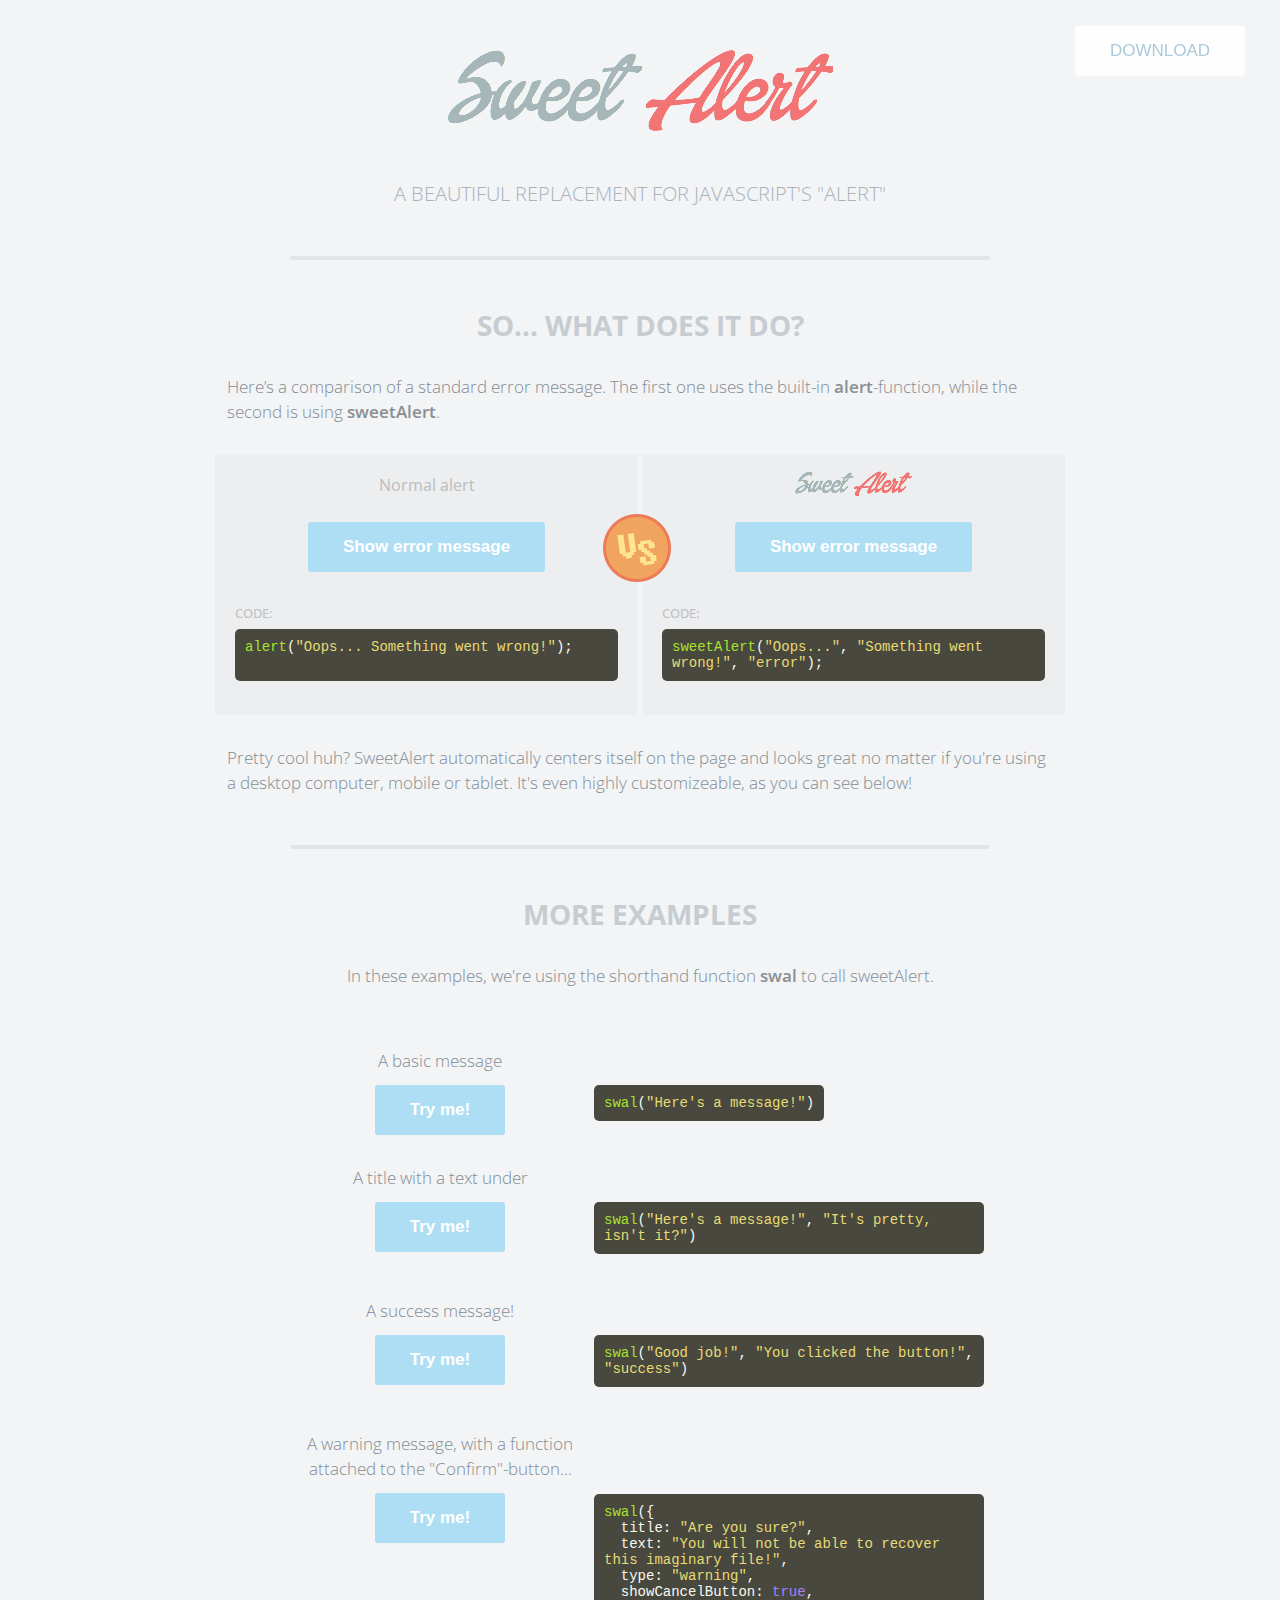
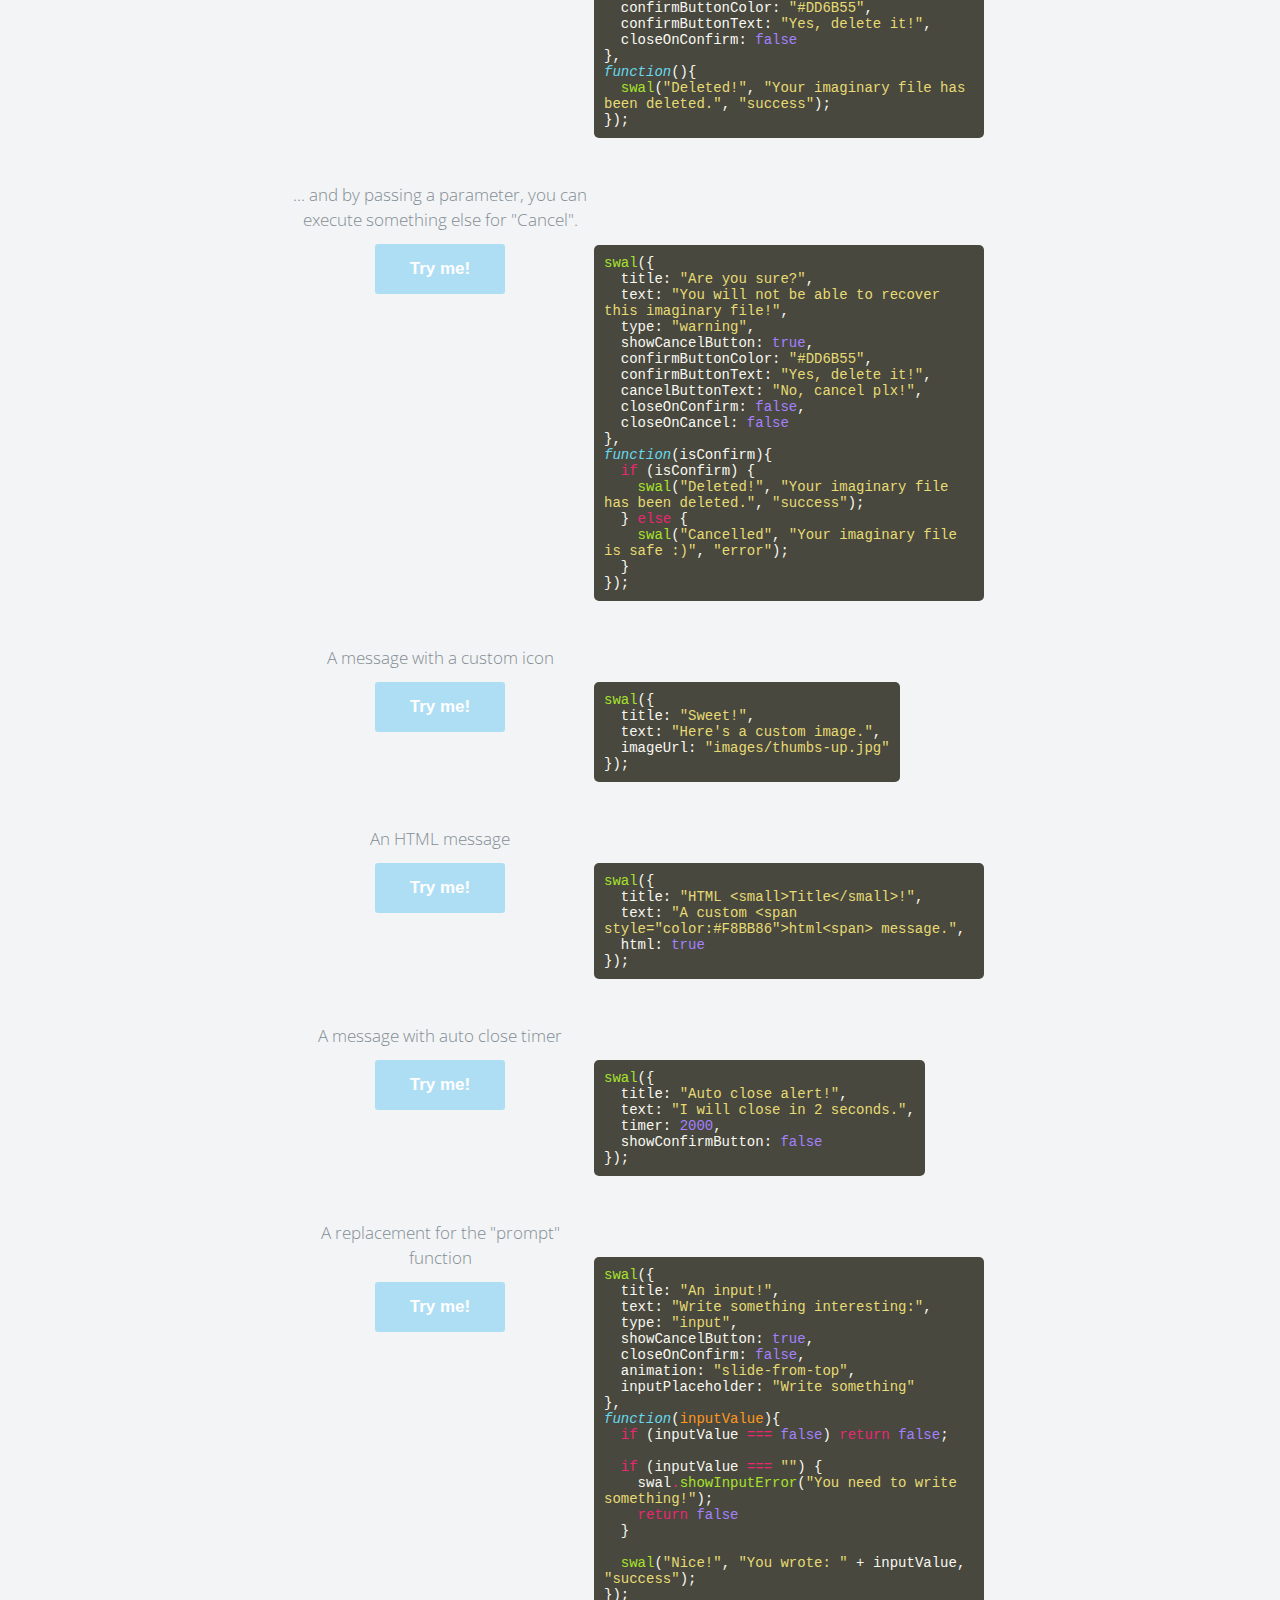
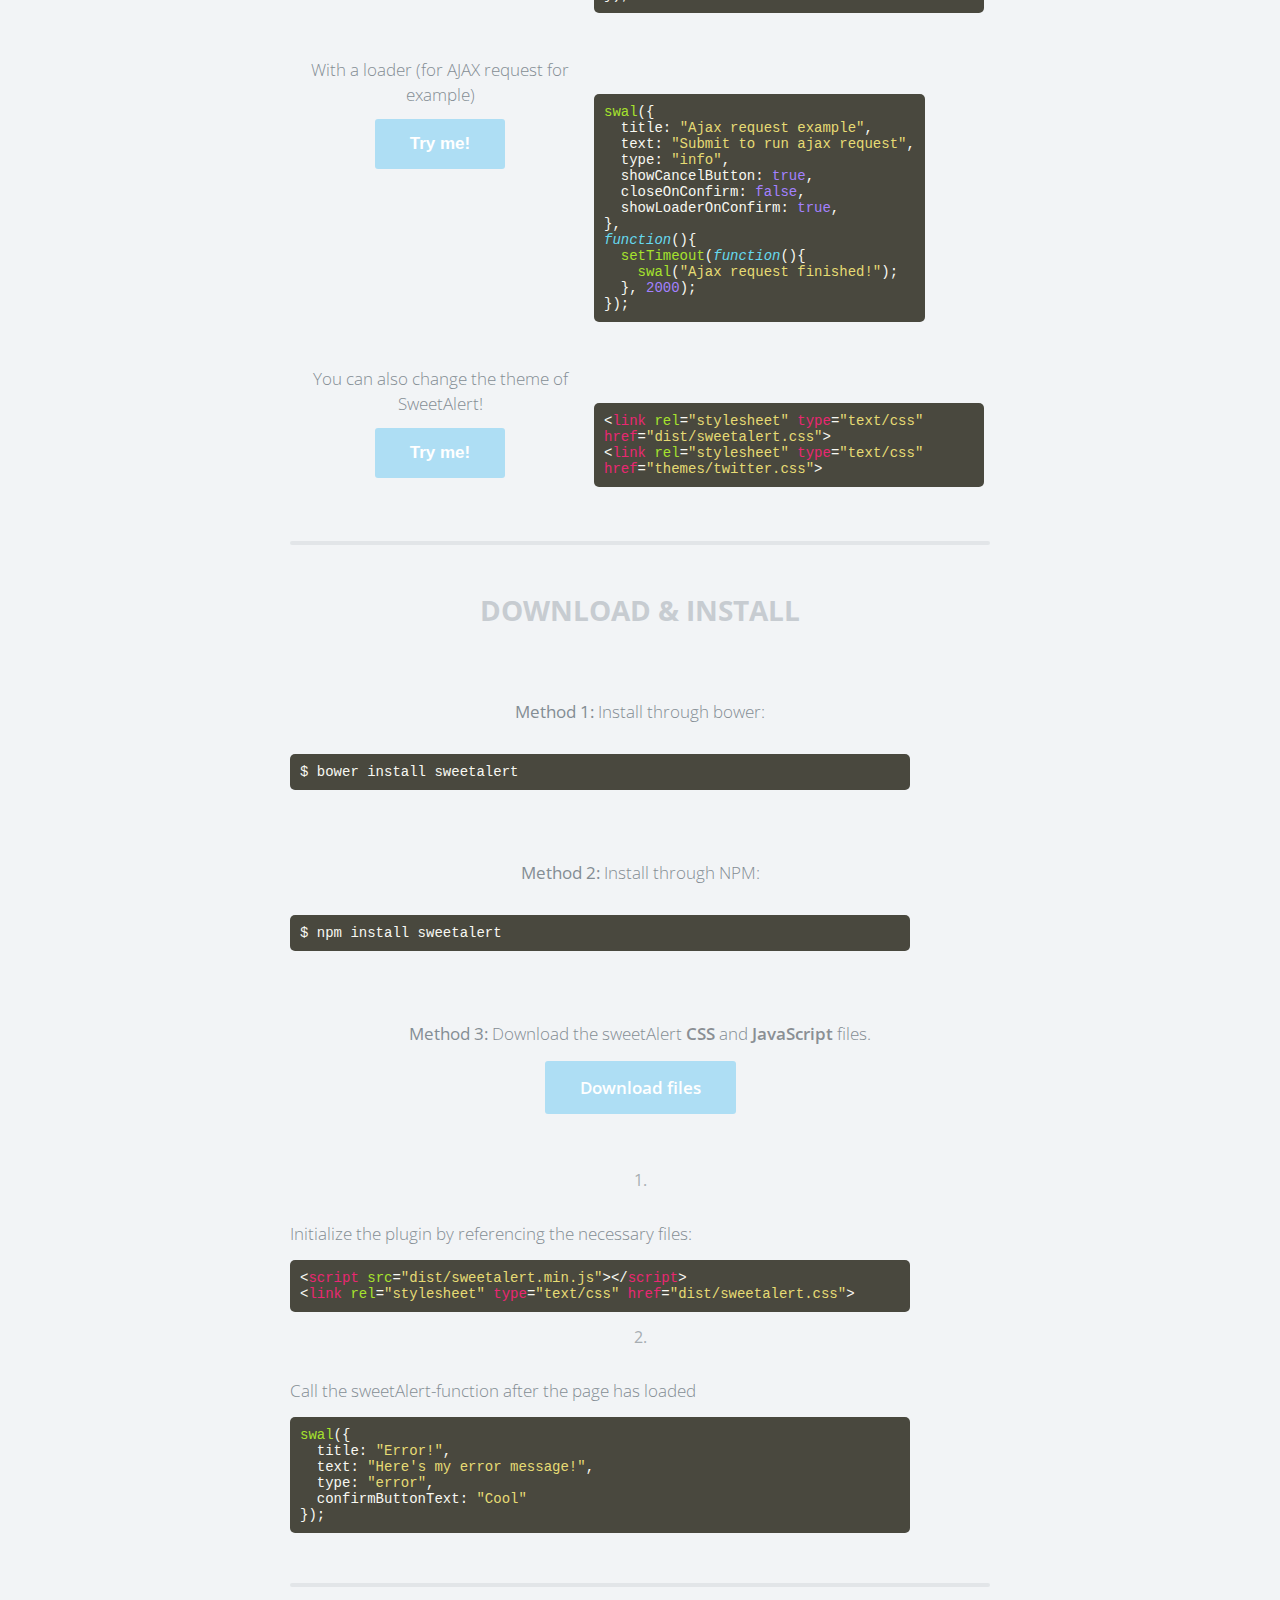
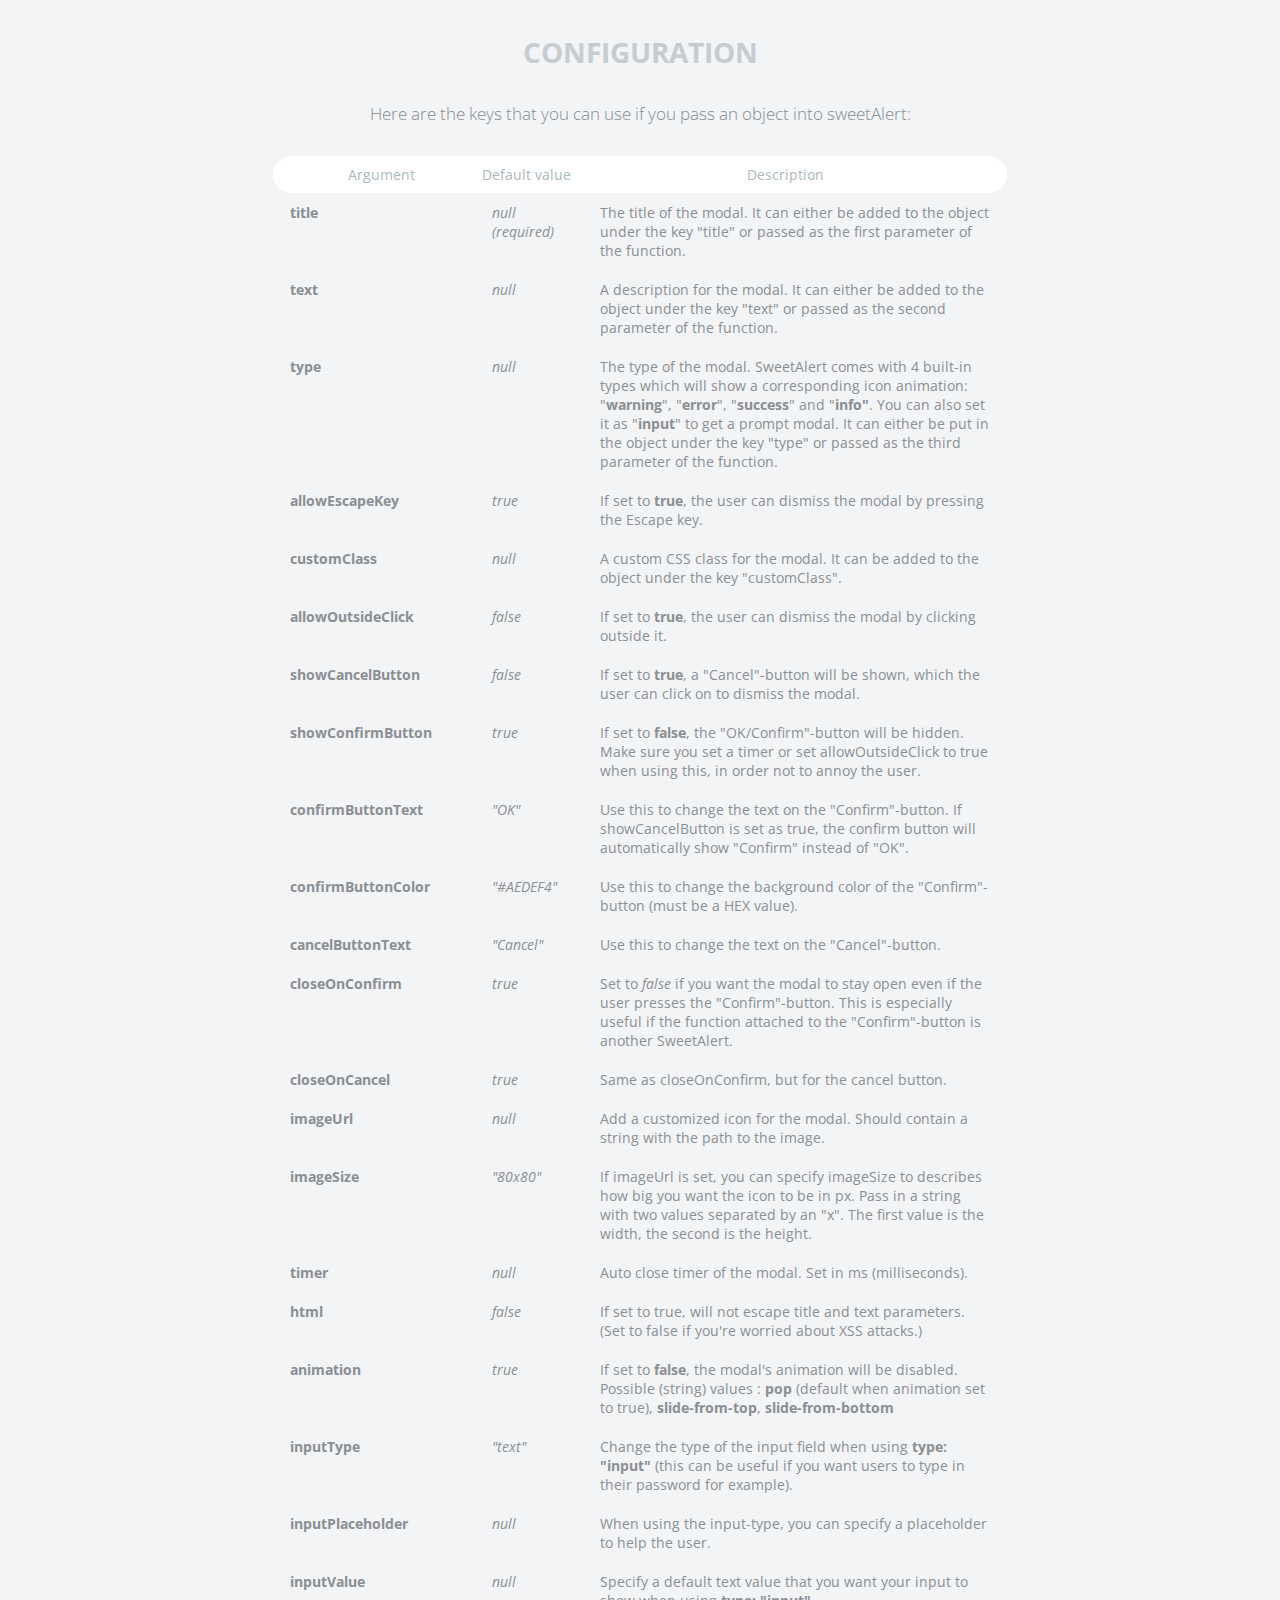
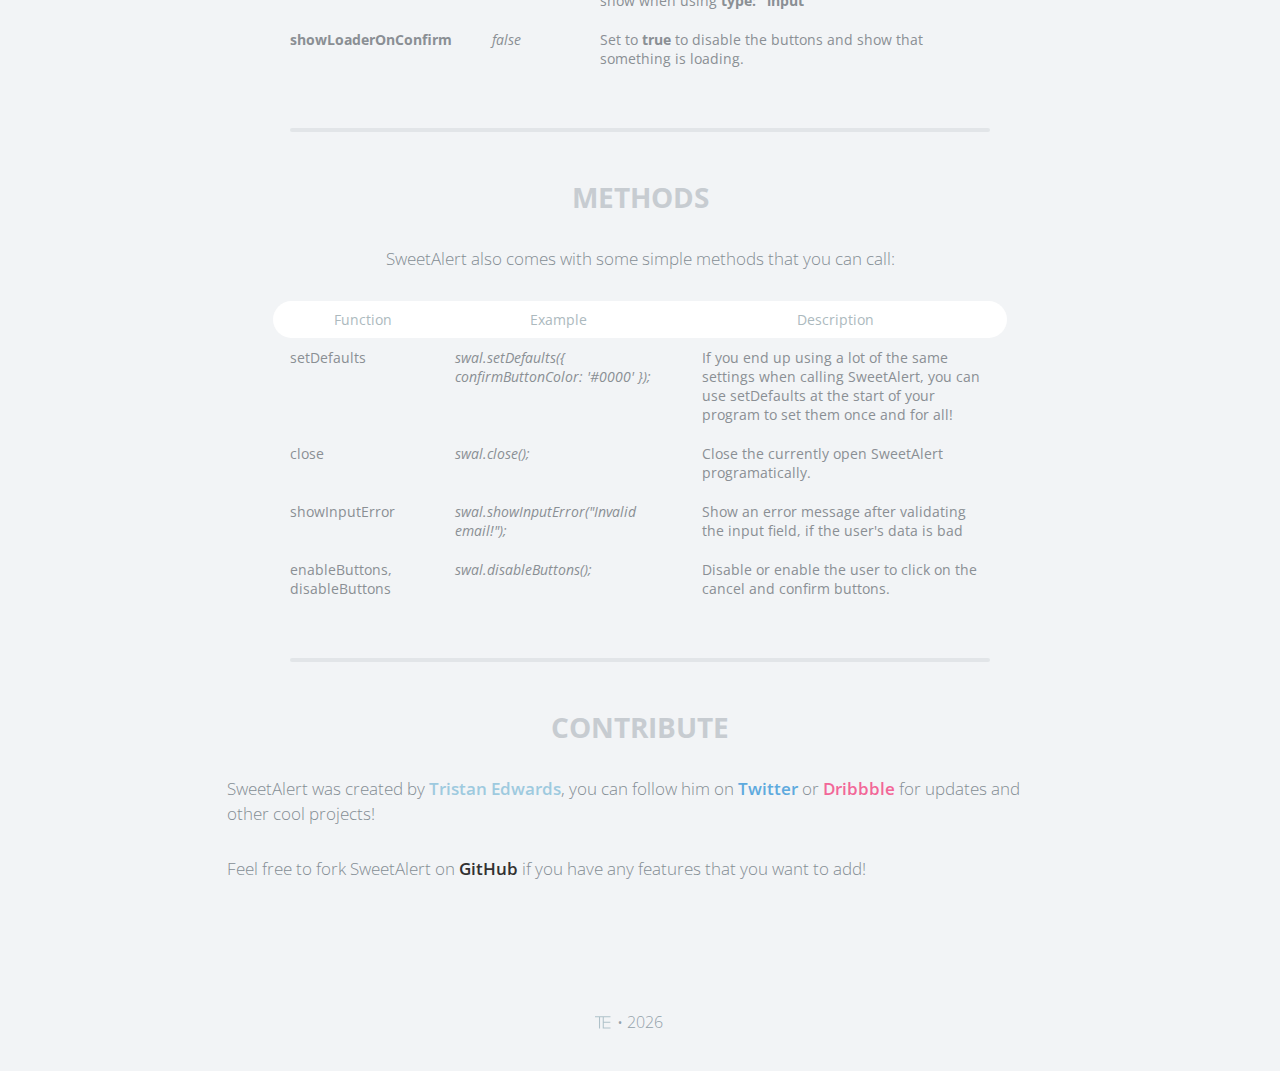
<file: js/sweetalert-master/index.html>
<!doctype html>

<html>

<head>
  <meta charset="utf-8">
  <meta name="viewport" content="width=device-width, initial-scale=1, maximum-scale=1, user-scalable=0" />
  <title>SweetAlert</title>

  <link rel="stylesheet" href="example/example.css">
  <script src="https://code.jquery.com/jquery-2.1.3.min.js"></script>

  <!-- This is what you need -->
  <script src="dist/sweetalert-dev.js"></script>
  <link rel="stylesheet" href="dist/sweetalert.css">
  <!--.......................-->

</head>

<body>

<h1>Sweet Alert</h1>
<h2>A beautiful replacement for JavaScript's "Alert"</h2>
<button class="download">Download</button>

<!-- What does it do? -->
<h3>So... What does it do?</h3>
<p>Here’s a comparison of a standard error message. The first one uses the built-in <strong>alert</strong>-function, while the second is using <strong>sweetAlert</strong>.</p>

<div class="showcase normal">
	<h4>Normal alert</h4>
	<button>Show error message</button>

	<h5>Code:</h5>
	<pre><span class="attr">alert</span>(<span class="str">"Oops... Something went wrong!"</span>);

	</pre>

	<div class="vs-icon"></div>
</div>

<div class="showcase sweet">
	<h4>Sweet Alert</h4>
	<button>Show error message</button>

	<h5>Code:</h5>
	<pre><span class="attr">sweetAlert</span>(<span class="str">"Oops..."</span>, <span class="str">"Something went wrong!"</span>, <span class="str">"error"</span>);</pre>
</div>

<p>Pretty cool huh? SweetAlert automatically centers itself on the page and looks great no matter if you're using a desktop computer, mobile or tablet. It's even highly customizeable, as you can see below!</p>


<!-- Examples -->
<h3>More examples</h3>

<p class="center">In these examples, we're using the shorthand function <strong>swal</strong> to call sweetAlert.</p>

<ul class="examples">

	<li class="message">
		<div class="ui">
			<p>A basic message</p>
			<button>Try me!</button>
		</div>
		<pre><span class="attr">swal</span>(<span class="str">"Here's a message!"</span>)</pre>
	</li>

	<li class="title-text">
		<div class="ui">
			<p>A title with a text under</p>
			<button>Try me!</button>
		</div>
		<pre><span class="attr">swal</span>(<span class="str">"Here's a message!"</span>, <span class="str">"It's pretty, isn't it?"</span>)</pre>
	</li>

	<li class="success">
		<div class="ui">
			<p>A success message!</p>
			<button>Try me!</button>
		</div>
		<pre><span class="attr">swal</span>(<span class="str">"Good job!"</span>, <span class="str">"You clicked the button!"</span>, <span class="str">"success"</span>)</pre>
	</li>

	<li class="warning confirm">
		<div class="ui">
			<p>A warning message, with a function attached to the "Confirm"-button...</p>
			<button>Try me!</button>
		</div>
		<pre><span class="attr">swal</span>({
&nbsp;&nbsp;title: <span class="str">"Are you sure?"</span>,
&nbsp;&nbsp;text: <span class="str">"You will not be able to recover this imaginary file!"</span>,
&nbsp;&nbsp;type: <span class="str">"warning"</span>,
&nbsp;&nbsp;showCancelButton: <span class="val">true</span>,
&nbsp;&nbsp;confirmButtonColor: <span class="str">"#DD6B55"</span>,
&nbsp;&nbsp;confirmButtonText: <span class="str">"Yes, delete it!"</span>,
&nbsp;&nbsp;closeOnConfirm: <span class="val">false</span>
},
<span class="func"><i>function</i></span>(){
&nbsp;&nbsp;<span class="attr">swal</span>(<span class="str">"Deleted!"</span>, <span class="str">"Your imaginary file has been deleted."</span>, <span class="str">"success"</span>);
});</pre>
	</li>

	<li class="warning cancel">
		<div class="ui">
			<p>... and by passing a parameter, you can execute something else for "Cancel".</p>
			<button>Try me!</button>
		</div>
		<pre><span class="attr">swal</span>({
&nbsp;&nbsp;title: <span class="str">"Are you sure?"</span>,
&nbsp;&nbsp;text: <span class="str">"You will not be able to recover this imaginary file!"</span>,
&nbsp;&nbsp;type: <span class="str">"warning"</span>,
&nbsp;&nbsp;showCancelButton: <span class="val">true</span>,
&nbsp;&nbsp;confirmButtonColor: <span class="str">"#DD6B55"</span>,
&nbsp;&nbsp;confirmButtonText: <span class="str">"Yes, delete it!"</span>,
&nbsp;&nbsp;cancelButtonText: <span class="str">"No, cancel plx!"</span>,
&nbsp;&nbsp;closeOnConfirm: <span class="val">false</span>,
&nbsp;&nbsp;closeOnCancel: <span class="val">false</span>
},
<span class="func"><i>function</i></span>(isConfirm){
&nbsp;&nbsp;<span class="tag">if</span> (isConfirm) {
&nbsp;&nbsp;&nbsp;&nbsp;<span class="attr">swal</span>(<span class="str">"Deleted!"</span>, <span class="str">"Your imaginary file has been deleted."</span>, <span class="str">"success"</span>);
&nbsp;&nbsp;} <span class="tag">else</span> {
	&nbsp;&nbsp;&nbsp;&nbsp;<span class="attr">swal</span>(<span class="str">"Cancelled"</span>, <span class="str">"Your imaginary file is safe :)"</span>, <span class="str">"error"</span>);
&nbsp;&nbsp;}
});</pre>
	</li>

	<li class="custom-icon">
		<div class="ui">
			<p>A message with a custom icon</p>
			<button>Try me!</button>
		</div>
		<pre><span class="attr">swal</span>({
&nbsp;&nbsp;title: <span class="str">"Sweet!"</span>,
&nbsp;&nbsp;text: <span class="str">"Here's a custom image."</span>,
&nbsp;&nbsp;imageUrl: <span class="str">"images/thumbs-up.jpg"</span>
});</pre>
	</li>

	<li class="message-html">
		<div class="ui">
			<p>An HTML message</p>
			<button>Try me!</button>
		</div>
		<pre><span class="attr">swal</span>({
&nbsp;&nbsp;title: <span class="str">"HTML &lt;small&gt;Title&lt;/small&gt;!"</span>,
&nbsp;&nbsp;text: <span class="str">"A custom &lt;span style="color:#F8BB86"&gt;html&lt;span&gt; message."</span>,
&nbsp;&nbsp;html: <span class="val">true</span>
});</pre>
	</li>

	<li class="timer">
		<div class="ui">
			<p>A message with auto close timer</p>
			<button>Try me!</button>
		</div>
		<pre><span class="attr">swal</span>({
&nbsp;&nbsp;title: <span class="str">"Auto close alert!"</span>,
&nbsp;&nbsp;text: <span class="str">"I will close in 2 seconds."</span>,
&nbsp;&nbsp;timer: <span class="val">2000</span>,
&nbsp;&nbsp;showConfirmButton: <span class="val">false</span>
});</pre>
	</li>


	<li class="input">
		<div class="ui">
			<p>A replacement for the "prompt" function</p>
			<button>Try me!</button>
		</div>
		<pre><span class="attr">swal</span>({
&nbsp;&nbsp;title: <span class="str">"An input!"</span>,
&nbsp;&nbsp;text: <span class="str">"Write something interesting:"</span>,
&nbsp;&nbsp;type: <span class="str">"input"</span>,
&nbsp;&nbsp;showCancelButton: <span class="val">true</span>,
&nbsp;&nbsp;closeOnConfirm: <span class="val">false</span>,
&nbsp;&nbsp;animation: <span class="str">"slide-from-top"</span>,
&nbsp;&nbsp;inputPlaceholder: <span class="str">"Write something"</span>
},
<span class="func"><i>function</i></span>(<span class="arg">inputValue</span>){
&nbsp;&nbsp;<span class="tag">if</span> (inputValue <span class="tag">===</span> <span class="val">false</span>) <span class="tag">return</span> <span class="val">false</span>;
&nbsp;&nbsp;
&nbsp;&nbsp;<span class="tag">if</span> (inputValue <span class="tag">===</span> <span class="str">""</span>) {
&nbsp;&nbsp;&nbsp;&nbsp;swal<span class="tag">.</span><span class="attr">showInputError</span>(<span class="str">"You need to write something!"</span>);
&nbsp;&nbsp;&nbsp;&nbsp;<span class="tag">return</span> <span class="val">false</span>
&nbsp;&nbsp;}
&nbsp;&nbsp;
&nbsp;&nbsp;<span class="attr">swal</span>(<span class="str">"Nice!"</span>, <span class="str">"You wrote: "</span> + inputValue, <span class="str">"success"</span>);
});</pre>
	</li>

  <li class="ajax">
    <div class="ui">
			<p>With a loader (for AJAX request for example)</p>
			<button>Try me!</button>
		</div>
		<pre><span class="attr">swal</span>({
&nbsp;&nbsp;title: <span class="str">"Ajax request example"</span>,
&nbsp;&nbsp;text: <span class="str">"Submit to run ajax request"</span>,
&nbsp;&nbsp;type: <span class="str">"info"</span>,
&nbsp;&nbsp;showCancelButton: <span class="val">true</span>,
&nbsp;&nbsp;closeOnConfirm: <span class="val">false</span>,
&nbsp;&nbsp;showLoaderOnConfirm: <span class="val">true</span>,
},
<span class="func"><i>function</i></span>(){
&nbsp;&nbsp;<span class="attr">setTimeout</span>(<span class="func"><i>function</i></span>(){
&nbsp;&nbsp;&nbsp;&nbsp;<span class="attr">swal</span>(<span class="str">"Ajax request finished!"</span>);
&nbsp;&nbsp;}, <span class="val">2000</span>);
});</pre>
	</li>

	<li class="theme">
		<div class="ui">
			<p>You can also change the theme of SweetAlert!</p>
			<button>Try me!</button>
		</div>
		<pre>&lt;<span class="tag">link</span> <span class="attr">rel</span>=<span class="str">"stylesheet"</span> <span class="tag">type</span>=<span class="str">"text/css"</span> <span class="tag">href</span>=<span class="str">"dist/sweetalert.css"</span>&gt;
			&lt;<span class="tag">link</span> <span class="attr">rel</span>=<span class="str">"stylesheet"</span> <span class="tag">type</span>=<span class="str">"text/css"</span> <span class="tag">href</span>=<span class="str">"themes/twitter.css"</span>&gt;</pre>
	</li>

</ul>


<!-- Download & Install -->
<h3 id="download-section">Download & install</h3>

<div class="center-container">
	<p class="center"><b>Method 1:</b> Install through bower:</p>
	<pre class="center">$ bower install sweetalert</pre>
</div>

<div class="center-container">
	<p class="center"><b>Method 2:</b> Install through NPM:</p>
	<pre class="center">$ npm install sweetalert</pre>
</div>

<p class="center"><b>Method 3:</b> Download the sweetAlert <strong>CSS</strong> and <strong>JavaScript</strong> files.</p>

<a class="button" href="https://github.com/t4t5/sweetalert/archive/master.zip" download>Download files</a>

<ol>
	<li>
		<p>Initialize the plugin by referencing the necessary files:</p>
		<pre>&lt;<span class="tag">script</span> <span class="attr">src</span>=<span class="str">"dist/sweetalert.min.js"</span>&gt;&lt;/<span class="tag">script</span>&gt;
&lt;<span class="tag">link</span> <span class="attr">rel</span>=<span class="str">"stylesheet"</span> <span class="tag">type</span>=<span class="str">"text/css"</span> <span class="tag">href</span>=<span class="str">"dist/sweetalert.css"</span>&gt;</pre>
	</li>

	<li>
		<p>Call the sweetAlert-function after the page has loaded</p>
		<pre><span class="attr">swal</span>({
&nbsp;&nbsp;title: <span class="str">"Error!"</span>,
&nbsp;&nbsp;text: <span class="str">"Here's my error message!"</span>,
&nbsp;&nbsp;type: <span class="str">"error"</span>,
&nbsp;&nbsp;confirmButtonText: <span class="str">"Cool"</span>
});
</pre>
	</li>
</ol>



<!-- Configuration -->
<h3>Configuration</h3>

<p class="center">Here are the keys that you can use if you pass an object into sweetAlert:</p>

<table>
	<tr class="titles">
		<th>
			<div class="border-left"></div>
			Argument
		</th>
		<th>Default value</th>
		<th>
			<div class="border-right"></div>
			Description
		</th>
	</tr>
	<tr>
		<td><b>title</b></td>
		<td><i>null (required)</i></td>
		<td>The title of the modal. It can either be added to the object under the key "title" or passed as the first parameter of the function.</td>
	</tr>
	<tr>
		<td><b>text</b></td>
		<td><i>null</i></td>
		<td>A description for the modal. It can either be added to the object under the key "text" or passed as the second parameter of the function.</td>
	</tr>
	<tr>
		<td><b>type</b></td>
		<td><i>null</i></td>
		<td>The type of the modal. SweetAlert comes with 4 built-in types which will show a corresponding icon animation: "<strong>warning</strong>", "<strong>error</strong>", "<strong>success</strong>" and "<strong>info"</strong>. You can also set it as "<strong>input</strong>" to get a prompt modal. It can either be put in the object under the key "type" or passed as the third parameter of the function.</td>
	</tr>
    <tr>
      <td><b>allowEscapeKey</b></td>
      <td><i>true</i></td>
      <td>If set to <strong>true</strong>, the user can dismiss the modal by pressing the Escape key.</td>
    </tr>
	<tr>
		<td><b>customClass</b></td>
		<td><i>null</i></td>
		<td>A custom CSS class for the modal. It can be added to the object under the key "customClass".</td>
	</tr>
	<tr>
		<td><b>allowOutsideClick</b></td>
		<td><i>false</i></td>
		<td>If set to <strong>true</strong>, the user can dismiss the modal by clicking outside it.</td>
	</tr>
	<tr>
		<td><b>showCancelButton</b></td>
		<td><i>false</i></td>
		<td>If set to <strong>true</strong>, a "Cancel"-button will be shown, which the user can click on to dismiss the modal.</td>
	</tr>
	<tr>
		<td><b>showConfirmButton</b></td>
		<td><i>true</i></td>
		<td>If set to <strong>false</strong>, the "OK/Confirm"-button will be hidden. Make sure you set a timer or set allowOutsideClick to true when using this, in order not to annoy the user.</td>
	</tr>
	<tr>
		<td><b>confirmButtonText</b></td>
		<td><i>"OK"</i></td>
		<td>Use this to change the text on the "Confirm"-button. If showCancelButton is set as true, the confirm button will automatically show "Confirm" instead of "OK".</td>
	</tr>
	<tr>
		<td><b>confirmButtonColor</b></td>
		<td><i>"#AEDEF4"</i></td>
		<td>Use this to change the background color of the "Confirm"-button (must be a HEX value).</td>
	</tr>
	<tr>
		<td><b>cancelButtonText</b></td>
		<td><i>"Cancel"</i></td>
		<td>Use this to change the text on the "Cancel"-button.</td>
	</tr>
	<tr>
		<td><b>closeOnConfirm</b></td>
		<td><i>true</i></td>
		<td>Set to <i>false</i> if you want the modal to stay open even if the user presses the "Confirm"-button. This is especially useful if the function attached to the "Confirm"-button is another SweetAlert.</td>
	</tr>
	<tr>
		<td><b>closeOnCancel</b></td>
		<td><i>true</i></td>
		<td>Same as closeOnConfirm, but for the cancel button.</td>
	</tr>
	<tr>
		<td><b>imageUrl</b></td>
		<td><i>null</i></td>
		<td>Add a customized icon for the modal. Should contain a string with the path to the image.</td>
	</tr>
	<tr>
		<td><b>imageSize</b></td>
		<td><i>"80x80"</i></td>
		<td>If imageUrl is set, you can specify imageSize to describes how big you want the icon to be in px. Pass in a string with two values separated by an "x". The first value is the width, the second is the height.</td>
	</tr>
	<tr>
		<td><b>timer</b></td>
		<td><i>null</i></td>
		<td>Auto close timer of the modal. Set in ms (milliseconds).</td>
	</tr>
	<tr>
		<td><b>html</b></td>
		<td><i>false</i></td>
		<td>If set to true, will not escape title and text parameters. (Set to false if you're worried about XSS attacks.)</td>
	</tr>
	<tr>
		<td><b>animation</b></td>
		<td><i>true</i></td>
		<td>If set to <strong>false</strong>, the modal's animation will be disabled. Possible (string) values : <strong>pop</strong> (default when animation set to true), <strong>slide-from-top</strong>, <strong>slide-from-bottom</strong></td>
	</tr>
	<tr>
		<td><b>inputType</b></td>
		<td><i>"text"</i></td>
		<td>Change the type of the input field when using <strong>type: "input"</strong> (this can be useful if you want users to type in their password for example).</td>
	</tr>
	<tr>
		<td><b>inputPlaceholder</b></td>
		<td><i>null</i></td>
		<td>When using the input-type, you can specify a placeholder to help the user.</td>
	</tr>
	<tr>
		<td><b>inputValue</b></td>
		<td><i>null</i></td>
		<td>Specify a default text value that you want your input to show when using <strong>type: "input"</strong></td>
	</tr>
	<tr>
		<td><b>showLoaderOnConfirm</b></td>
		<td><i>false</i></td>
    <td>Set to <strong>true</strong> to disable the buttons and show that something is loading.</td>
	</tr>
</table>


<!-- Methods -->
<h3>Methods</h3>

<p class="center">SweetAlert also comes with some simple methods that you can call:</p>

<table>
	<tr class="titles">
		<th>
			<div class="border-left"></div>
			Function
		</th>
		<th>Example</th>
		<th>
			<div class="border-right"></div>
			Description
		</th>
	</tr>
	<tr>
		<td>setDefaults</td>
		<td><i>swal.setDefaults({ confirmButtonColor: '#0000' });</i></td>
		<td>If you end up using a lot of the same settings when calling SweetAlert, you can use setDefaults at the start of your program to set them once and for all!</td>
	</tr>
	<tr>
		<td>close</td>
		<td><i>swal.close();</i></td>
		<td>Close the currently open SweetAlert programatically.</td>
	</tr>
	<tr>
		<td>showInputError</td>
		<td><i>swal.showInputError("Invalid email!");</i></td>
		<td>Show an error message after validating the input field, if the user's data is bad</td>
	</tr>
	<tr>
		<td>enableButtons, disableButtons</td>
		<td><i>swal.disableButtons();</i></td>
		<td>Disable or enable the user to click on the cancel and confirm buttons.</td>
	</tr>
</table>



<!-- Contribute -->
<h3>Contribute</h3>
<p>SweetAlert was created by <a href="http://tristanedwards.me" target="_blank">Tristan Edwards</a>, you can follow him on <a href="https://twitter.com/t4t5" target="_blank" class="twitter">Twitter</a> or <a href="https://dribbble.com/tristanedwards" target="_blank" class="dribbble">Dribbble</a> for updates and other cool projects!</p>
<p>Feel free to fork SweetAlert on <a href="https://github.com/t4t5/sweetalert" class="github">GitHub</a> if you have any features that you want to add!</p>


<footer>
	<span class="te-logo">TE</span> • <script>document.write(new Date().getFullYear())</script>
</footer>


<script>

document.querySelector('button.download').onclick = function(){
	$("html, body").animate({ scrollTop: $("#download-section").offset().top }, 1000);
};

document.querySelector('.showcase.normal button').onclick = function(){
	alert("Oops... Something went wrong!");
};

document.querySelector('.showcase.sweet button').onclick = function(){
	swal("Oops...", "Something went wrong!", "error");
};

document.querySelector('ul.examples li.message button').onclick = function(){
	swal("Here's a message!");
};

document.querySelector('ul.examples li.timer button').onclick = function(){
	swal({
		title: "Auto close alert!",
		text: "I will close in 2 seconds.",
		timer: 2000,
		showConfirmButton: false
	});
};

document.querySelector('ul.examples li.title-text button').onclick = function(){
	swal("Here's a message!", "It's pretty, isn't it?");
};

document.querySelector('ul.examples li.success button').onclick = function(){
	swal("Good job!", "You clicked the button!", "success");
};

document.querySelector('ul.examples li.warning.confirm button').onclick = function(){
	swal({
		title: "Are you sure?",
		text: "You will not be able to recover this imaginary file!",
		type: "warning",
		showCancelButton: true,
		confirmButtonColor: '#DD6B55',
		confirmButtonText: 'Yes, delete it!',
		closeOnConfirm: false
	},
	function(){
		swal("Deleted!", "Your imaginary file has been deleted!", "success");
	});
};

document.querySelector('ul.examples li.warning.cancel button').onclick = function(){
	swal({
		title: "Are you sure?",
		text: "You will not be able to recover this imaginary file!",
		type: "warning",
		showCancelButton: true,
		confirmButtonColor: '#DD6B55',
		confirmButtonText: 'Yes, delete it!',
		cancelButtonText: "No, cancel plx!",
		closeOnConfirm: false,
		closeOnCancel: false
	},
	function(isConfirm){
    if (isConfirm){
      swal("Deleted!", "Your imaginary file has been deleted!", "success");
    } else {
      swal("Cancelled", "Your imaginary file is safe :)", "error");
    }
	});
};

document.querySelector('ul.examples li.custom-icon button').onclick = function(){
	swal({
		title: "Sweet!",
		text: "Here's a custom image.",
		imageUrl: 'example/images/thumbs-up.jpg'
	});
};

document.querySelector('ul.examples li.message-html button').onclick = function(){
	swal({
		title: "HTML <small>Title</small>!",
		text: 'A custom <span style="color:#F8BB86">html</span> message.',
		html: true
	});
};

document.querySelector('ul.examples li.input button').onclick = function(){
	swal({
		title: "An input!",
		text: 'Write something interesting:',
		type: 'input',
		showCancelButton: true,
		closeOnConfirm: false,
		animation: "slide-from-top",
		inputPlaceholder: "Write something",
	},
	function(inputValue){
		if (inputValue === false) return false;

		if (inputValue === "") {
			swal.showInputError("You need to write something!");
			return false;
		}
    
		swal("Nice!", 'You wrote: ' + inputValue, "success");

	});
};

document.querySelector('ul.examples li.theme button').onclick = function() {
	swal({
		title: "Themes!",
		text: "Here's the Twitter theme for SweetAlert!",
		confirmButtonText: "Cool!",
		customClass: 'twitter'
	});
};

document.querySelector('ul.examples li.ajax button').onclick = function() {
  swal({
    title: 'Ajax request example',
    text: 'Submit to run ajax request',
    type: 'info',
    showCancelButton: true,
    closeOnConfirm: false,
    showLoaderOnConfirm: true,
  }, function(){
    setTimeout(function() {
      swal('Ajax request finished!');
    }, 2000);
  });
};

</script>



</body>

</html>
</file>
<file: js/sweetalert-master/example/example.css>
@import url(http://fonts.googleapis.com/css?family=Open+Sans:400,600,700,300);
@import url(http://fonts.googleapis.com/css?family=Open+Sans+Condensed:700);
body {
  background-color: #f2f4f6;
  font-family: 'Open Sans', sans-serif;
  text-align: center; }

h1 {
  background-image: url("images/logo_big.png");
  background-image: -webkit-image-set(url("images/logo_big.png") 1x, url("images/logo_big@2x.png") 2x);
  width: 385px;
  height: 81px;
  text-indent: -9999px;
  white-space: nowrap;
  margin: 50px auto; }
  @media all and (max-width: 420px) {
    h1 {
      width: 300px;
      background-size: contain;
      background-repeat: no-repeat;
      background-position: center; } }
  @media all and (max-width: 330px) {
    h1 {
      width: 250px; } }

h2 {
  font-size: 20px;
  color: #A9B2BC;
  line-height: 25px;
  text-transform: uppercase;
  font-weight: 300;
  text-align: center;
  display: block; }

h3 {
  font-size: 28px;
  color: #C7CCD1;
  text-transform: uppercase;
  font-family: 'Open Sans Condensed', sans-serif;
  margin-top: 100px;
  text-align: center;
  position: relative; }
  h3#download-section {
    margin-top: 50px;
    padding-top: 40px; }
  h3::after {
    content: "";
    background-color: #e2e5e8;
    height: 4px;
    width: 700px;
    left: 50%;
    margin-left: -350px;
    position: absolute;
    margin-top: -50px;
    border-radius: 2px; }
    @media all and (max-width: 740px) {
      h3::after {
        width: auto;
        left: 20px;
        right: 20px;
        margin-left: 0; } }

a {
  text-decoration: none; }

p {
  max-width: 826px;
  margin: 30px auto;
  font-size: 17px;
  font-weight: 300;
  color: #848D94;
  line-height: 25px;
  text-align: left; }
  p.center {
    text-align: center; }
  p strong {
    color: #8A8F94;
    font-weight: 600; }
  p a {
    color: #9ECADF;
    font-weight: 600; }
    p a:hover {
      text-decoration: underline; }
    p a.twitter {
      color: #5eaade; }
    p a.dribbble {
      color: #f26798; }
    p a.github {
      color: #323131; }

button, .button {
  background-color: #AEDEF4;
  color: white;
  border: none;
  box-shadow: none;
  font-size: 17px;
  font-weight: 500;
  font-weight: 600;
  border-radius: 3px;
  padding: 15px 35px;
  margin: 26px 5px 0 5px;
  cursor: pointer; }
  button:focus, .button:focus {
    outline: none; }
  button:hover, .button:hover {
    background-color: #a1d9f2; }
  button:active, .button:active {
    background-color: #81ccee; }
  button.cancel, .button.cancel {
    background-color: #D0D0D0; }
    button.cancel:hover, .button.cancel:hover {
      background-color: #c8c8c8; }
    button.cancel:active, .button.cancel:active {
      background-color: #b6b6b6; }
  button.download, .button.download {
    position: fixed;
    right: 30px;
    top: 0;
    background-color: rgba(255, 255, 255, 0.9);
    color: #ABCADA;
    font-weight: 500;
    text-transform: uppercase;
    z-index: 3; }
    @media all and (max-width: 1278px) {
      button.download, .button.download {
        display: none; } }

.center-container {
  max-width: 700px;
  margin: 70px auto; }

pre {
  background-color: #49483e;
  color: #f8f8f2;
  padding: 10px;
  border-radius: 5px;
  white-space: pre-line;
  text-align: left;
  font-size: 14px;
  max-width: 600px; }
  pre .str {
    color: #e6db74; }
  pre .func {
    color: #66d9ef; }
  pre .val {
    color: #a381ff; }
  pre .tag {
    color: #e92772; }
  pre .attr {
    color: #a6e22d; }
  pre .arg {
    color: #fd9720; }

.showcase {
  background-color: #eceef0;
  padding: 20px;
  display: inline-block;
  width: 383px;
  vertical-align: top;
  position: relative; }
  @media all and (max-width: 865px) {
    .showcase {
      margin: 5px auto;
      padding: 46px 20px; } }
  @media all and (max-width: 440px) {
    .showcase {
      width: auto; } }
  .showcase h4 {
    font-size: 16px;
    color: #BCBCBC;
    line-height: 22px;
    margin: 0 auto;
    font-weight: 400; }
  .showcase.sweet h4 {
    width: 117px;
    height: 25px;
    margin-top: -3px;
    text-indent: -9999px;
    background-image: url("images/logo_small.png");
    background-image: -webkit-image-set(url("images/logo_small.png") 1x, url("images/logo_small@2x.png") 2x); }
  .showcase h5 {
    margin-bottom: -7px;
    text-align: left;
    font-weight: 500;
    text-transform: uppercase;
    color: #c2c2c2; }
  .showcase button {
    margin-bottom: 10px; }
  .showcase .vs-icon {
    background-image: url("images/vs_icon.png");
    background-image: -webkit-image-set(url("images/vs_icon.png") 1x, url("images/vs_icon@2x.png") 2x);
    width: 69px;
    height: 69px;
    position: absolute;
    right: -34px;
    top: 60px;
    z-index: 2; }
    @media all and (max-width: 865px) {
      .showcase .vs-icon {
        margin: 5px auto;
        right: auto;
        left: 50%;
        margin-left: -35px;
        top: auto;
        bottom: -35px; } }

ul.examples {
  list-style-type: none;
  width: 700px;
  margin: 0 auto;
  text-align: left;
  padding-left: 0; }
  @media all and (max-width: 758px) {
    ul.examples {
      width: auto; } }
  ul.examples li {
    padding-left: 0; }
  ul.examples .ui, ul.examples pre {
    display: inline-block;
    vertical-align: top; }
    @media all and (max-width: 758px) {
      ul.examples .ui, ul.examples pre {
        display: block;
        max-width: none;
        margin: 0 auto; } }
  ul.examples .ui {
    width: 300px;
    text-align: center; }
    ul.examples .ui button {
      margin-top: 12px; }
    ul.examples .ui p {
      text-align: center;
      margin-bottom: 0; }
  ul.examples pre {
    max-width: 370px;
    margin-top: 67px; }
    @media all and (max-width: 758px) {
      ul.examples pre {
        margin-top: 16px !important;
        margin-bottom: 60px; } }
  ul.examples .warning pre {
    margin-top: 93px; }

ol {
  max-width: 700px;
  margin: 70px auto;
  list-style-position: inside;
  padding-left: 0; }
  ol li {
    color: #A7ADB2; }
    ol li p {
      margin-bottom: 10px; }

table {
  width: 700px;
  font-size: 14px;
  color: #8a8f94;
  margin: 10px auto;
  text-align: left;
  border-collapse: collapse; }
  @media all and (max-width: 750px) {
    table {
      width: auto;
      margin: 10px 20px; } }
  table th {
    background-color: white;
    padding: 9px;
    color: #acb9be;
    font-weight: 400;
    text-align: center;
    position: relative; }
    table th .border-left, table th .border-right {
      position: absolute;
      background-color: white;
      border-radius: 50%;
      top: 0;
      left: -17px;
      width: 37px;
      height: 37px; }
    table th .border-right {
      left: auto;
      right: -17px; }
    @media all and (max-width: 750px) {
      table th:nth-child(2) {
        display: none; } }
  table td {
    padding: 10px 20px;
    vertical-align: top; }
    table td:first-child {
      padding-left: 0px; }
    table td:last-child {
      padding-right: 0px; }
    @media all and (max-width: 750px) {
      table td:nth-child(2) {
        display: none; } }
    @media all and (max-width: 360px) {
      table td {
        padding: 10px 4px; }
        table td b {
          font-size: 13px; } }

footer {
  margin-top: 100px;
  padding-bottom: 30px;
  color: #9A999F;
  display: inline-block;
  position: relative;
  color: gray;
  font-weight: 400;
  color: #93a1aa;
  font-weight: 300; }
  footer .te-logo {
    text-indent: -99999px;
    background-size: contain;
    background-repeat: no-repeat;
    background-position: center center;
    height: 16px;
    width: 16px;
    display: inline-block;
    margin-right: 5px;
    background-image: url("images/te-logo-small.svg");
    position: absolute;
    left: -22px;
    top: 3px; }

.sweet-alert.twitter {
  font-family: "Helvetica Neue", Helvetica, Arial, sans-serif;
  padding: 15px;
  padding-top: 55px;
  text-align: right;
  border-radius: 6px;
  box-shadow: 0px 0px 0px 1px rgba(0, 0, 0, 0.11), 0px 6px 30px rgba(0, 0, 0, 0.14); }
  .sweet-alert.twitter ~ .sweet-overlay {
    background: rgba(41, 47, 51, 0.9); }
  .sweet-alert.twitter h2 {
    position: absolute;
    top: 0;
    left: 0;
    right: 0;
    height: 40px;
    line-height: 40px;
    font-size: 16px;
    font-weight: 400;
    color: #8899a6;
    margin: 0;
    color: #66757f;
    border-bottom: 1px solid #e1e8ed; }
  .sweet-alert.twitter p {
    display: block;
    text-align: center;
    color: #66757f;
    font-weight: 400;
    font-size: 13px;
    margin-top: 7px; }
  .sweet-alert.twitter .sa-button-container {
    background-color: #f5f8fa;
    border-top: 1px solid #e1e8ed;
    box-shadow: 0px -1px 0px white;
    margin: -15px;
    margin-top: 0; }
  .sweet-alert.twitter[data-has-confirm-button=false][data-has-cancel-button=false] {
    padding-bottom: 10px; }
    .sweet-alert.twitter[data-has-confirm-button=false][data-has-cancel-button=false] .sa-button-container {
      display: none; }
  .sweet-alert.twitter button {
    border-radius: 2px;
    box-shadow: none !important;
    text-shadow: 0px -1px 0px rgba(0, 0, 0, 0.3);
    margin: 17px 0px;
    border-radius: 4px;
    font-size: 14px;
    font-weight: 600;
    padding: 8px 16px;
    position: relative; }
    .sweet-alert.twitter button:focus, .sweet-alert.twitter button.cancel:focus {
      box-shadow: none !important; }
      .sweet-alert.twitter button:focus::before, .sweet-alert.twitter button.cancel:focus::before {
        content: "";
        position: absolute;
        left: -5px;
        top: -5px;
        right: -5px;
        bottom: -5px;
        border: 2px solid #a5b0b4;
        border-radius: 8px; }
    .sweet-alert.twitter button.confirm {
      background-color: #55acee !important;
      background-image: linear-gradient(transparent, rgba(0, 0, 0, 0.05));
      -ms-filter: "progid:DXImageTransform.Microsoft.gradient(startColorstr=#00000000, endColorstr=#0C000000)";
      border: 1px solid #3b88c3;
      box-shadow: inset 0 1px 0 rgba(255, 255, 255, 0.15);
      margin-right: 15px; }
      .sweet-alert.twitter button.confirm:hover {
        background-color: #55acee;
        background-image: linear-gradient(transparent, rgba(0, 0, 0, 0.15));
        -ms-filter: "progid:DXImageTransform.Microsoft.gradient(startColorstr=#00000000, endColorstr=#26000000)";
        border-color: #3b88c3; }
    .sweet-alert.twitter button.cancel {
      color: #66757e;
      background-color: #f5f8fa;
      background-image: linear-gradient(#fff, #f5f8fa);
      text-shadow: 0px -1px 0px white;
      margin-right: 9px;
      border: 1px solid #e1e8ed; }
      .sweet-alert.twitter button.cancel:hover, .sweet-alert.twitter button.cancel:focus:hover {
        background-color: #e1e8ed;
        background-image: linear-gradient(#fff, #e1e8ed);
        -ms-filter: "progid:DXImageTransform.Microsoft.gradient(enabled=false)";
        border-color: #e1e8ed; }
      .sweet-alert.twitter button.cancel:focus {
        background: #fff;
        border-color: #fff; }
  .sweet-alert.twitter .sa-icon {
    transform: scale(0.72);
    margin-bottom: -2px;
    margin-top: -10px; }
  .sweet-alert.twitter input {
    border: 1px solid #e1e8ed;
    border-radius: 3px;
    padding: 10px 7px;
    height: auto;
    box-shadow: none;
    font-size: 13px;
    margin: 10px 0; }
    .sweet-alert.twitter input:focus {
      border-color: #94A1A6;
      box-shadow: inset 0 0 0 1px rgba(77, 99, 107, 0.7); }
  .sweet-alert.twitter fieldset .sa-input-error {
    display: none; }
  .sweet-alert.twitter .sa-error-container {
    text-align: center;
    border: none;
    background-color: #fbedc0;
    margin-bottom: 6px; }
    .sweet-alert.twitter .sa-error-container.show {
      border: 1px solid #f0e1b9; }
    .sweet-alert.twitter .sa-error-container .icon {
      display: none; }
    .sweet-alert.twitter .sa-error-container p {
      color: #292f33;
      font-weight: 600;
      margin-top: 0; }
</file>
<file: js/sweetalert-master/dist/sweetalert.css>
body.stop-scrolling {
  height: 100%;
  overflow: hidden; }

.sweet-overlay {
  background-color: black;
  /* IE8 */
  -ms-filter: "progid:DXImageTransform.Microsoft.Alpha(Opacity=40)";
  /* IE8 */
  background-color: rgba(0, 0, 0, 0.4);
  position: fixed;
  left: 0;
  right: 0;
  top: 0;
  bottom: 0;
  display: none;
  z-index: 10000; }

.sweet-alert {
  background-color: white;
  font-family: 'Open Sans', 'Helvetica Neue', Helvetica, Arial, sans-serif;
  width: 478px;
  padding: 17px;
  border-radius: 5px;
  text-align: center;
  position: fixed;
  left: 50%;
  top: 50%;
  margin-left: -256px;
  margin-top: -200px;
  overflow: hidden;
  display: none;
  z-index: 99999; }
  @media all and (max-width: 540px) {
    .sweet-alert {
      width: auto;
      margin-left: 0;
      margin-right: 0;
      left: 15px;
      right: 15px; } }
  .sweet-alert h2 {
    color: #575757;
    font-size: 30px;
    text-align: center;
    font-weight: 600;
    text-transform: none;
    position: relative;
    margin: 25px 0;
    padding: 0;
    line-height: 40px;
    display: block; }
  .sweet-alert p {
    color: #797979;
    font-size: 16px;
    text-align: center;
    font-weight: 300;
    position: relative;
    text-align: inherit;
    float: none;
    margin: 0;
    padding: 0;
    line-height: normal; }
  .sweet-alert fieldset {
    border: none;
    position: relative; }
  .sweet-alert .sa-error-container {
    background-color: #f1f1f1;
    margin-left: -17px;
    margin-right: -17px;
    overflow: hidden;
    padding: 0 10px;
    max-height: 0;
    webkit-transition: padding 0.15s, max-height 0.15s;
    transition: padding 0.15s, max-height 0.15s; }
    .sweet-alert .sa-error-container.show {
      padding: 10px 0;
      max-height: 100px;
      webkit-transition: padding 0.2s, max-height 0.2s;
      transition: padding 0.25s, max-height 0.25s; }
    .sweet-alert .sa-error-container .icon {
      display: inline-block;
      width: 24px;
      height: 24px;
      border-radius: 50%;
      background-color: #ea7d7d;
      color: white;
      line-height: 24px;
      text-align: center;
      margin-right: 3px; }
    .sweet-alert .sa-error-container p {
      display: inline-block; }
  .sweet-alert .sa-input-error {
    position: absolute;
    top: 29px;
    right: 26px;
    width: 20px;
    height: 20px;
    opacity: 0;
    -webkit-transform: scale(0.5);
    transform: scale(0.5);
    -webkit-transform-origin: 50% 50%;
    transform-origin: 50% 50%;
    -webkit-transition: all 0.1s;
    transition: all 0.1s; }
    .sweet-alert .sa-input-error::before, .sweet-alert .sa-input-error::after {
      content: "";
      width: 20px;
      height: 6px;
      background-color: #f06e57;
      border-radius: 3px;
      position: absolute;
      top: 50%;
      margin-top: -4px;
      left: 50%;
      margin-left: -9px; }
    .sweet-alert .sa-input-error::before {
      -webkit-transform: rotate(-45deg);
      transform: rotate(-45deg); }
    .sweet-alert .sa-input-error::after {
      -webkit-transform: rotate(45deg);
      transform: rotate(45deg); }
    .sweet-alert .sa-input-error.show {
      opacity: 1;
      -webkit-transform: scale(1);
      transform: scale(1); }
  .sweet-alert input {
    width: 100%;
    box-sizing: border-box;
    border-radius: 3px;
    border: 1px solid #d7d7d7;
    height: 43px;
    margin-top: 10px;
    margin-bottom: 17px;
    font-size: 18px;
    box-shadow: inset 0px 1px 1px rgba(0, 0, 0, 0.06);
    padding: 0 12px;
    display: none;
    -webkit-transition: all 0.3s;
    transition: all 0.3s; }
    .sweet-alert input:focus {
      outline: none;
      box-shadow: 0px 0px 3px #c4e6f5;
      border: 1px solid #b4dbed; }
      .sweet-alert input:focus::-moz-placeholder {
        transition: opacity 0.3s 0.03s ease;
        opacity: 0.5; }
      .sweet-alert input:focus:-ms-input-placeholder {
        transition: opacity 0.3s 0.03s ease;
        opacity: 0.5; }
      .sweet-alert input:focus::-webkit-input-placeholder {
        transition: opacity 0.3s 0.03s ease;
        opacity: 0.5; }
    .sweet-alert input::-moz-placeholder {
      color: #bdbdbd; }
    .sweet-alert input::-ms-clear {
      display: none; }
    .sweet-alert input:-ms-input-placeholder {
      color: #bdbdbd; }
    .sweet-alert input::-webkit-input-placeholder {
      color: #bdbdbd; }
  .sweet-alert.show-input input {
    display: block; }
  .sweet-alert .sa-confirm-button-container {
    display: inline-block;
    position: relative; }
  .sweet-alert .la-ball-fall {
    position: absolute;
    left: 50%;
    top: 50%;
    margin-left: -27px;
    margin-top: 4px;
    opacity: 0;
    visibility: hidden; }
  .sweet-alert button {
    background-color: #8CD4F5;
    color: white;
    border: none;
    box-shadow: none;
    font-size: 17px;
    font-weight: 500;
    -webkit-border-radius: 4px;
    border-radius: 5px;
    padding: 10px 32px;
    margin: 26px 5px 0 5px;
    cursor: pointer; }
    .sweet-alert button:focus {
      outline: none;
      box-shadow: 0 0 2px rgba(128, 179, 235, 0.5), inset 0 0 0 1px rgba(0, 0, 0, 0.05); }
    .sweet-alert button:hover {
      background-color: #7ecff4; }
    .sweet-alert button:active {
      background-color: #5dc2f1; }
    .sweet-alert button.cancel {
      background-color: #C1C1C1; }
      .sweet-alert button.cancel:hover {
        background-color: #b9b9b9; }
      .sweet-alert button.cancel:active {
        background-color: #a8a8a8; }
      .sweet-alert button.cancel:focus {
        box-shadow: rgba(197, 205, 211, 0.8) 0px 0px 2px, rgba(0, 0, 0, 0.0470588) 0px 0px 0px 1px inset !important; }
    .sweet-alert button[disabled] {
      opacity: .6;
      cursor: default; }
    .sweet-alert button.confirm[disabled] {
      color: transparent; }
      .sweet-alert button.confirm[disabled] ~ .la-ball-fall {
        opacity: 1;
        visibility: visible;
        transition-delay: 0s; }
    .sweet-alert button::-moz-focus-inner {
      border: 0; }
  .sweet-alert[data-has-cancel-button=false] button {
    box-shadow: none !important; }
  .sweet-alert[data-has-confirm-button=false][data-has-cancel-button=false] {
    padding-bottom: 40px; }
  .sweet-alert .sa-icon {
    width: 80px;
    height: 80px;
    border: 4px solid gray;
    -webkit-border-radius: 40px;
    border-radius: 40px;
    border-radius: 50%;
    margin: 20px auto;
    padding: 0;
    position: relative;
    box-sizing: content-box; }
    .sweet-alert .sa-icon.sa-error {
      border-color: #F27474; }
      .sweet-alert .sa-icon.sa-error .sa-x-mark {
        position: relative;
        display: block; }
      .sweet-alert .sa-icon.sa-error .sa-line {
        position: absolute;
        height: 5px;
        width: 47px;
        background-color: #F27474;
        display: block;
        top: 37px;
        border-radius: 2px; }
        .sweet-alert .sa-icon.sa-error .sa-line.sa-left {
          -webkit-transform: rotate(45deg);
          transform: rotate(45deg);
          left: 17px; }
        .sweet-alert .sa-icon.sa-error .sa-line.sa-right {
          -webkit-transform: rotate(-45deg);
          transform: rotate(-45deg);
          right: 16px; }
    .sweet-alert .sa-icon.sa-warning {
      border-color: #F8BB86; }
      .sweet-alert .sa-icon.sa-warning .sa-body {
        position: absolute;
        width: 5px;
        height: 47px;
        left: 50%;
        top: 10px;
        -webkit-border-radius: 2px;
        border-radius: 2px;
        margin-left: -2px;
        background-color: #F8BB86; }
      .sweet-alert .sa-icon.sa-warning .sa-dot {
        position: absolute;
        width: 7px;
        height: 7px;
        -webkit-border-radius: 50%;
        border-radius: 50%;
        margin-left: -3px;
        left: 50%;
        bottom: 10px;
        background-color: #F8BB86; }
    .sweet-alert .sa-icon.sa-info {
      border-color: #C9DAE1; }
      .sweet-alert .sa-icon.sa-info::before {
        content: "";
        position: absolute;
        width: 5px;
        height: 29px;
        left: 50%;
        bottom: 17px;
        border-radius: 2px;
        margin-left: -2px;
        background-color: #C9DAE1; }
      .sweet-alert .sa-icon.sa-info::after {
        content: "";
        position: absolute;
        width: 7px;
        height: 7px;
        border-radius: 50%;
        margin-left: -3px;
        top: 19px;
        background-color: #C9DAE1;
        left: 50%; }
    .sweet-alert .sa-icon.sa-success {
      border-color: #A5DC86; }
      .sweet-alert .sa-icon.sa-success::before, .sweet-alert .sa-icon.sa-success::after {
        content: '';
        -webkit-border-radius: 40px;
        border-radius: 40px;
        border-radius: 50%;
        position: absolute;
        width: 60px;
        height: 120px;
        background: white;
        -webkit-transform: rotate(45deg);
        transform: rotate(45deg); }
      .sweet-alert .sa-icon.sa-success::before {
        -webkit-border-radius: 120px 0 0 120px;
        border-radius: 120px 0 0 120px;
        top: -7px;
        left: -33px;
        -webkit-transform: rotate(-45deg);
        transform: rotate(-45deg);
        -webkit-transform-origin: 60px 60px;
        transform-origin: 60px 60px; }
      .sweet-alert .sa-icon.sa-success::after {
        -webkit-border-radius: 0 120px 120px 0;
        border-radius: 0 120px 120px 0;
        top: -11px;
        left: 30px;
        -webkit-transform: rotate(-45deg);
        transform: rotate(-45deg);
        -webkit-transform-origin: 0px 60px;
        transform-origin: 0px 60px; }
      .sweet-alert .sa-icon.sa-success .sa-placeholder {
        width: 80px;
        height: 80px;
        border: 4px solid rgba(165, 220, 134, 0.2);
        -webkit-border-radius: 40px;
        border-radius: 40px;
        border-radius: 50%;
        box-sizing: content-box;
        position: absolute;
        left: -4px;
        top: -4px;
        z-index: 2; }
      .sweet-alert .sa-icon.sa-success .sa-fix {
        width: 5px;
        height: 90px;
        background-color: white;
        position: absolute;
        left: 28px;
        top: 8px;
        z-index: 1;
        -webkit-transform: rotate(-45deg);
        transform: rotate(-45deg); }
      .sweet-alert .sa-icon.sa-success .sa-line {
        height: 5px;
        background-color: #A5DC86;
        display: block;
        border-radius: 2px;
        position: absolute;
        z-index: 2; }
        .sweet-alert .sa-icon.sa-success .sa-line.sa-tip {
          width: 25px;
          left: 14px;
          top: 46px;
          -webkit-transform: rotate(45deg);
          transform: rotate(45deg); }
        .sweet-alert .sa-icon.sa-success .sa-line.sa-long {
          width: 47px;
          right: 8px;
          top: 38px;
          -webkit-transform: rotate(-45deg);
          transform: rotate(-45deg); }
    .sweet-alert .sa-icon.sa-custom {
      background-size: contain;
      border-radius: 0;
      border: none;
      background-position: center center;
      background-repeat: no-repeat; }

/*
 * Animations
 */
@-webkit-keyframes showSweetAlert {
  0% {
    transform: scale(0.7);
    -webkit-transform: scale(0.7); }
  45% {
    transform: scale(1.05);
    -webkit-transform: scale(1.05); }
  80% {
    transform: scale(0.95);
    -webkit-transform: scale(0.95); }
  100% {
    transform: scale(1);
    -webkit-transform: scale(1); } }

@keyframes showSweetAlert {
  0% {
    transform: scale(0.7);
    -webkit-transform: scale(0.7); }
  45% {
    transform: scale(1.05);
    -webkit-transform: scale(1.05); }
  80% {
    transform: scale(0.95);
    -webkit-transform: scale(0.95); }
  100% {
    transform: scale(1);
    -webkit-transform: scale(1); } }

@-webkit-keyframes hideSweetAlert {
  0% {
    transform: scale(1);
    -webkit-transform: scale(1); }
  100% {
    transform: scale(0.5);
    -webkit-transform: scale(0.5); } }

@keyframes hideSweetAlert {
  0% {
    transform: scale(1);
    -webkit-transform: scale(1); }
  100% {
    transform: scale(0.5);
    -webkit-transform: scale(0.5); } }

@-webkit-keyframes slideFromTop {
  0% {
    top: 0%; }
  100% {
    top: 50%; } }

@keyframes slideFromTop {
  0% {
    top: 0%; }
  100% {
    top: 50%; } }

@-webkit-keyframes slideToTop {
  0% {
    top: 50%; }
  100% {
    top: 0%; } }

@keyframes slideToTop {
  0% {
    top: 50%; }
  100% {
    top: 0%; } }

@-webkit-keyframes slideFromBottom {
  0% {
    top: 70%; }
  100% {
    top: 50%; } }

@keyframes slideFromBottom {
  0% {
    top: 70%; }
  100% {
    top: 50%; } }

@-webkit-keyframes slideToBottom {
  0% {
    top: 50%; }
  100% {
    top: 70%; } }

@keyframes slideToBottom {
  0% {
    top: 50%; }
  100% {
    top: 70%; } }

.showSweetAlert[data-animation=pop] {
  -webkit-animation: showSweetAlert 0.3s;
  animation: showSweetAlert 0.3s; }

.showSweetAlert[data-animation=none] {
  -webkit-animation: none;
  animation: none; }

.showSweetAlert[data-animation=slide-from-top] {
  -webkit-animation: slideFromTop 0.3s;
  animation: slideFromTop 0.3s; }

.showSweetAlert[data-animation=slide-from-bottom] {
  -webkit-animation: slideFromBottom 0.3s;
  animation: slideFromBottom 0.3s; }

.hideSweetAlert[data-animation=pop] {
  -webkit-animation: hideSweetAlert 0.2s;
  animation: hideSweetAlert 0.2s; }

.hideSweetAlert[data-animation=none] {
  -webkit-animation: none;
  animation: none; }

.hideSweetAlert[data-animation=slide-from-top] {
  -webkit-animation: slideToTop 0.4s;
  animation: slideToTop 0.4s; }

.hideSweetAlert[data-animation=slide-from-bottom] {
  -webkit-animation: slideToBottom 0.3s;
  animation: slideToBottom 0.3s; }

@-webkit-keyframes animateSuccessTip {
  0% {
    width: 0;
    left: 1px;
    top: 19px; }
  54% {
    width: 0;
    left: 1px;
    top: 19px; }
  70% {
    width: 50px;
    left: -8px;
    top: 37px; }
  84% {
    width: 17px;
    left: 21px;
    top: 48px; }
  100% {
    width: 25px;
    left: 14px;
    top: 45px; } }

@keyframes animateSuccessTip {
  0% {
    width: 0;
    left: 1px;
    top: 19px; }
  54% {
    width: 0;
    left: 1px;
    top: 19px; }
  70% {
    width: 50px;
    left: -8px;
    top: 37px; }
  84% {
    width: 17px;
    left: 21px;
    top: 48px; }
  100% {
    width: 25px;
    left: 14px;
    top: 45px; } }

@-webkit-keyframes animateSuccessLong {
  0% {
    width: 0;
    right: 46px;
    top: 54px; }
  65% {
    width: 0;
    right: 46px;
    top: 54px; }
  84% {
    width: 55px;
    right: 0px;
    top: 35px; }
  100% {
    width: 47px;
    right: 8px;
    top: 38px; } }

@keyframes animateSuccessLong {
  0% {
    width: 0;
    right: 46px;
    top: 54px; }
  65% {
    width: 0;
    right: 46px;
    top: 54px; }
  84% {
    width: 55px;
    right: 0px;
    top: 35px; }
  100% {
    width: 47px;
    right: 8px;
    top: 38px; } }

@-webkit-keyframes rotatePlaceholder {
  0% {
    transform: rotate(-45deg);
    -webkit-transform: rotate(-45deg); }
  5% {
    transform: rotate(-45deg);
    -webkit-transform: rotate(-45deg); }
  12% {
    transform: rotate(-405deg);
    -webkit-transform: rotate(-405deg); }
  100% {
    transform: rotate(-405deg);
    -webkit-transform: rotate(-405deg); } }

@keyframes rotatePlaceholder {
  0% {
    transform: rotate(-45deg);
    -webkit-transform: rotate(-45deg); }
  5% {
    transform: rotate(-45deg);
    -webkit-transform: rotate(-45deg); }
  12% {
    transform: rotate(-405deg);
    -webkit-transform: rotate(-405deg); }
  100% {
    transform: rotate(-405deg);
    -webkit-transform: rotate(-405deg); } }

.animateSuccessTip {
  -webkit-animation: animateSuccessTip 0.75s;
  animation: animateSuccessTip 0.75s; }

.animateSuccessLong {
  -webkit-animation: animateSuccessLong 0.75s;
  animation: animateSuccessLong 0.75s; }

.sa-icon.sa-success.animate::after {
  -webkit-animation: rotatePlaceholder 4.25s ease-in;
  animation: rotatePlaceholder 4.25s ease-in; }

@-webkit-keyframes animateErrorIcon {
  0% {
    transform: rotateX(100deg);
    -webkit-transform: rotateX(100deg);
    opacity: 0; }
  100% {
    transform: rotateX(0deg);
    -webkit-transform: rotateX(0deg);
    opacity: 1; } }

@keyframes animateErrorIcon {
  0% {
    transform: rotateX(100deg);
    -webkit-transform: rotateX(100deg);
    opacity: 0; }
  100% {
    transform: rotateX(0deg);
    -webkit-transform: rotateX(0deg);
    opacity: 1; } }

.animateErrorIcon {
  -webkit-animation: animateErrorIcon 0.5s;
  animation: animateErrorIcon 0.5s; }

@-webkit-keyframes animateXMark {
  0% {
    transform: scale(0.4);
    -webkit-transform: scale(0.4);
    margin-top: 26px;
    opacity: 0; }
  50% {
    transform: scale(0.4);
    -webkit-transform: scale(0.4);
    margin-top: 26px;
    opacity: 0; }
  80% {
    transform: scale(1.15);
    -webkit-transform: scale(1.15);
    margin-top: -6px; }
  100% {
    transform: scale(1);
    -webkit-transform: scale(1);
    margin-top: 0;
    opacity: 1; } }

@keyframes animateXMark {
  0% {
    transform: scale(0.4);
    -webkit-transform: scale(0.4);
    margin-top: 26px;
    opacity: 0; }
  50% {
    transform: scale(0.4);
    -webkit-transform: scale(0.4);
    margin-top: 26px;
    opacity: 0; }
  80% {
    transform: scale(1.15);
    -webkit-transform: scale(1.15);
    margin-top: -6px; }
  100% {
    transform: scale(1);
    -webkit-transform: scale(1);
    margin-top: 0;
    opacity: 1; } }

.animateXMark {
  -webkit-animation: animateXMark 0.5s;
  animation: animateXMark 0.5s; }

@-webkit-keyframes pulseWarning {
  0% {
    border-color: #F8D486; }
  100% {
    border-color: #F8BB86; } }

@keyframes pulseWarning {
  0% {
    border-color: #F8D486; }
  100% {
    border-color: #F8BB86; } }

.pulseWarning {
  -webkit-animation: pulseWarning 0.75s infinite alternate;
  animation: pulseWarning 0.75s infinite alternate; }

@-webkit-keyframes pulseWarningIns {
  0% {
    background-color: #F8D486; }
  100% {
    background-color: #F8BB86; } }

@keyframes pulseWarningIns {
  0% {
    background-color: #F8D486; }
  100% {
    background-color: #F8BB86; } }

.pulseWarningIns {
  -webkit-animation: pulseWarningIns 0.75s infinite alternate;
  animation: pulseWarningIns 0.75s infinite alternate; }

@-webkit-keyframes rotate-loading {
  0% {
    transform: rotate(0deg); }
  100% {
    transform: rotate(360deg); } }

@keyframes rotate-loading {
  0% {
    transform: rotate(0deg); }
  100% {
    transform: rotate(360deg); } }

/* Internet Explorer 9 has some special quirks that are fixed here */
/* The icons are not animated. */
/* This file is automatically merged into sweet-alert.min.js through Gulp */
/* Error icon */
.sweet-alert .sa-icon.sa-error .sa-line.sa-left {
  -ms-transform: rotate(45deg) \9; }

.sweet-alert .sa-icon.sa-error .sa-line.sa-right {
  -ms-transform: rotate(-45deg) \9; }

/* Success icon */
.sweet-alert .sa-icon.sa-success {
  border-color: transparent\9; }

.sweet-alert .sa-icon.sa-success .sa-line.sa-tip {
  -ms-transform: rotate(45deg) \9; }

.sweet-alert .sa-icon.sa-success .sa-line.sa-long {
  -ms-transform: rotate(-45deg) \9; }

/*!
 * Load Awesome v1.1.0 (http://github.danielcardoso.net/load-awesome/)
 * Copyright 2015 Daniel Cardoso <@DanielCardoso>
 * Licensed under MIT
 */
.la-ball-fall,
.la-ball-fall > div {
  position: relative;
  -webkit-box-sizing: border-box;
  -moz-box-sizing: border-box;
  box-sizing: border-box; }

.la-ball-fall {
  display: block;
  font-size: 0;
  color: #fff; }

.la-ball-fall.la-dark {
  color: #333; }

.la-ball-fall > div {
  display: inline-block;
  float: none;
  background-color: currentColor;
  border: 0 solid currentColor; }

.la-ball-fall {
  width: 54px;
  height: 18px; }

.la-ball-fall > div {
  width: 10px;
  height: 10px;
  margin: 4px;
  border-radius: 100%;
  opacity: 0;
  -webkit-animation: ball-fall 1s ease-in-out infinite;
  -moz-animation: ball-fall 1s ease-in-out infinite;
  -o-animation: ball-fall 1s ease-in-out infinite;
  animation: ball-fall 1s ease-in-out infinite; }

.la-ball-fall > div:nth-child(1) {
  -webkit-animation-delay: -200ms;
  -moz-animation-delay: -200ms;
  -o-animation-delay: -200ms;
  animation-delay: -200ms; }

.la-ball-fall > div:nth-child(2) {
  -webkit-animation-delay: -100ms;
  -moz-animation-delay: -100ms;
  -o-animation-delay: -100ms;
  animation-delay: -100ms; }

.la-ball-fall > div:nth-child(3) {
  -webkit-animation-delay: 0ms;
  -moz-animation-delay: 0ms;
  -o-animation-delay: 0ms;
  animation-delay: 0ms; }

.la-ball-fall.la-sm {
  width: 26px;
  height: 8px; }

.la-ball-fall.la-sm > div {
  width: 4px;
  height: 4px;
  margin: 2px; }

.la-ball-fall.la-2x {
  width: 108px;
  height: 36px; }

.la-ball-fall.la-2x > div {
  width: 20px;
  height: 20px;
  margin: 8px; }

.la-ball-fall.la-3x {
  width: 162px;
  height: 54px; }

.la-ball-fall.la-3x > div {
  width: 30px;
  height: 30px;
  margin: 12px; }

/*
 * Animation
 */
@-webkit-keyframes ball-fall {
  0% {
    opacity: 0;
    -webkit-transform: translateY(-145%);
    transform: translateY(-145%); }
  10% {
    opacity: .5; }
  20% {
    opacity: 1;
    -webkit-transform: translateY(0);
    transform: translateY(0); }
  80% {
    opacity: 1;
    -webkit-transform: translateY(0);
    transform: translateY(0); }
  90% {
    opacity: .5; }
  100% {
    opacity: 0;
    -webkit-transform: translateY(145%);
    transform: translateY(145%); } }

@-moz-keyframes ball-fall {
  0% {
    opacity: 0;
    -moz-transform: translateY(-145%);
    transform: translateY(-145%); }
  10% {
    opacity: .5; }
  20% {
    opacity: 1;
    -moz-transform: translateY(0);
    transform: translateY(0); }
  80% {
    opacity: 1;
    -moz-transform: translateY(0);
    transform: translateY(0); }
  90% {
    opacity: .5; }
  100% {
    opacity: 0;
    -moz-transform: translateY(145%);
    transform: translateY(145%); } }

@-o-keyframes ball-fall {
  0% {
    opacity: 0;
    -o-transform: translateY(-145%);
    transform: translateY(-145%); }
  10% {
    opacity: .5; }
  20% {
    opacity: 1;
    -o-transform: translateY(0);
    transform: translateY(0); }
  80% {
    opacity: 1;
    -o-transform: translateY(0);
    transform: translateY(0); }
  90% {
    opacity: .5; }
  100% {
    opacity: 0;
    -o-transform: translateY(145%);
    transform: translateY(145%); } }

@keyframes ball-fall {
  0% {
    opacity: 0;
    -webkit-transform: translateY(-145%);
    -moz-transform: translateY(-145%);
    -o-transform: translateY(-145%);
    transform: translateY(-145%); }
  10% {
    opacity: .5; }
  20% {
    opacity: 1;
    -webkit-transform: translateY(0);
    -moz-transform: translateY(0);
    -o-transform: translateY(0);
    transform: translateY(0); }
  80% {
    opacity: 1;
    -webkit-transform: translateY(0);
    -moz-transform: translateY(0);
    -o-transform: translateY(0);
    transform: translateY(0); }
  90% {
    opacity: .5; }
  100% {
    opacity: 0;
    -webkit-transform: translateY(145%);
    -moz-transform: translateY(145%);
    -o-transform: translateY(145%);
    transform: translateY(145%); } }
</file>
